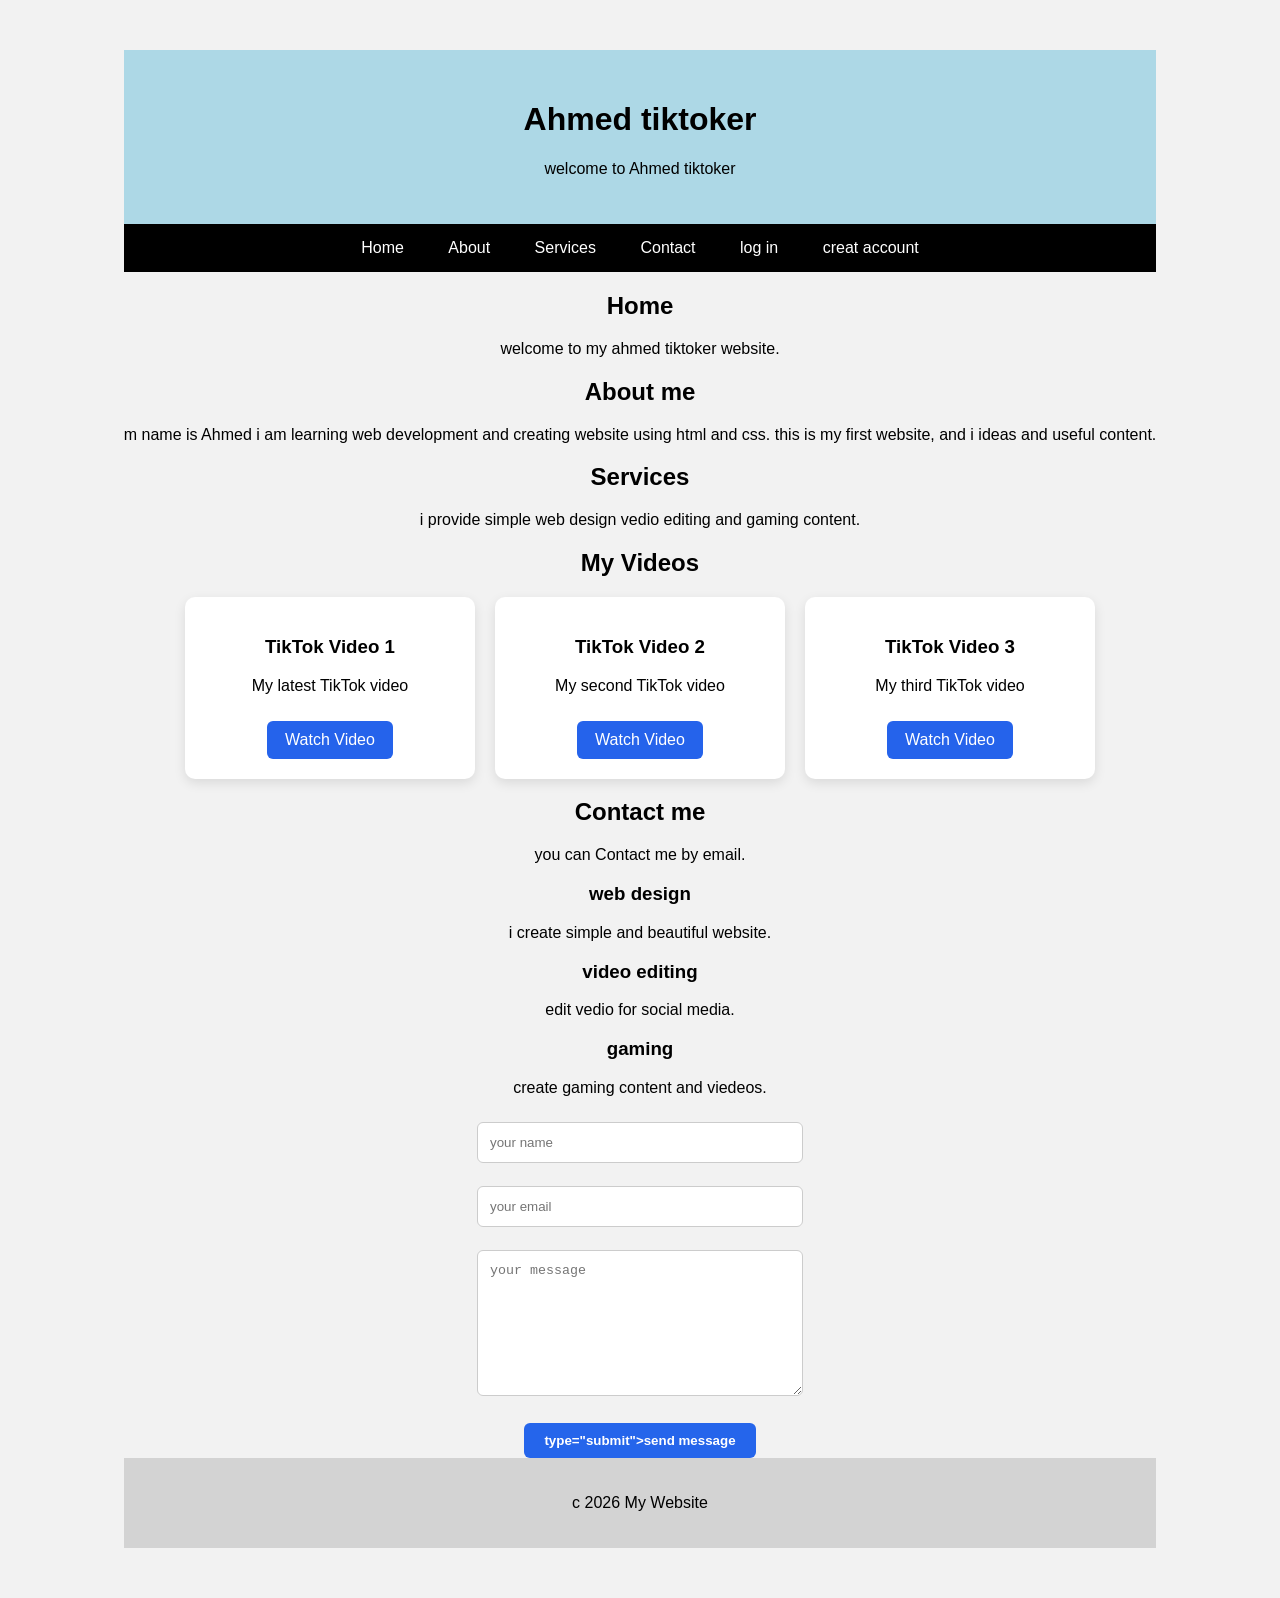
<file: index.html>
<!DOCTYPE html>
<html>
<head>
    <title>Ahmed tiktoker</title>
    <link rel="stylesheet" href="style .css">
</head>
<body>
    <main>

    <header>
        <h1>Ahmed tiktoker</h1>
        <p>welcome to Ahmed tiktoker</p>
    </header>

    <nav>
        <a href="#home">Home</a>
        <a href="#about">About</a>
        <a href="#services">Services</a>
        <a href="#contact">Contact</a>
        <a href="login.html">log in</a>
        <a href="singup2.html">creat account</a>
    </nav>
    

            <section id="home">
        <h2>Home</h2>
        <p>welcome to my ahmed tiktoker website.</p>
        </section>

        <section id="about" class="section">
        <h2>About me</h2>
            <p> m name is Ahmed i am learning web development and creating website using html and css.
                this is my first website, and i ideas and useful content. </p>   
    </section>

        <section id="services" class="section">
            <h2> Services</h2>
            <p>i provide simple web design vedio editing and gaming content.</p>

            </section>

        <section id="videos" class="section">
    <h2>My Videos</h2>

    <div class="video-container">

        <div class="video-card">
            <h3>TikTok Video 1</h3>
            <p>My latest TikTok video</p>
            <a 
                href="YOUR_TIKTOK_LINK_HERE" 
                target="_blank">
                Watch Video
            </a>
        </div>

        <div class="video-card">
            <h3>TikTok Video 2</h3>
            <p>My second TikTok video</p>
            <a 
                href="YOUR_TIKTOK_LINK_HERE" 
                target="_blank">
                Watch Video
            </a>
        </div>

        <div class="video-card">
            <h3>TikTok Video 3</h3>
            <p>My third TikTok video</p>
            <a 
                href="YOUR_TIKTOK_LINK_HERE" 
                target="_blank">
                Watch Video
            </a>
        </div>

    </div>
</section>

                <section id="contact" class="section">
        <h2>Contact me</h2>
        <p>you can Contact me by email. </p>

            </section>
        
        
             <div class="cards">
           
            <div class="card">
                <h3>web design</h3>
                <p>i create simple and beautiful website.</p>
        
            </div>

            <div class="card">
                <h3>video editing</h3>
                <p>edit vedio for social media.</p>
            </div>

            <div class="card">
                <h3>gaming</h3>
                <p> create gaming content and viedeos.</p>
            </div>
        

         <form>
            <input type="text" placeholder="your name">
            <br><br>

            <input type="email" placeholder="your email">
            <br><br>

            <textarea placeholder="your message"></textarea>
            <br><br>

            <button> type="submit">send message</button>
            
             <footer>
        <p>c 2026 My Website</p>
    </footer>
   
    </form>
     </main>
     

</body>
</html>
</file>
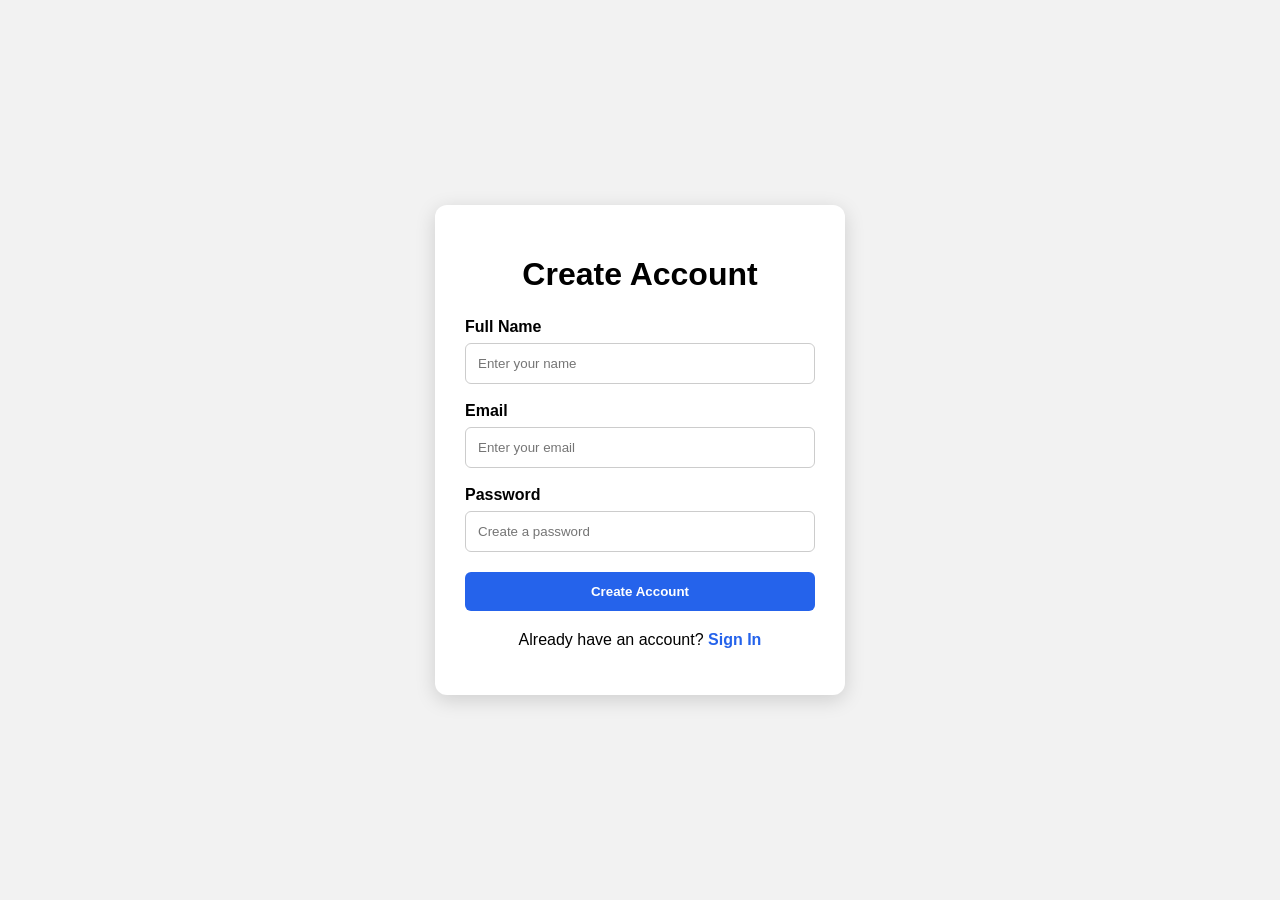
<file: login.html>
<!DOCTYPE html>
<html lang="en">
<head>
    <meta charset="UTF-8">
    <meta name="viewport" content="width=device-width, initial-scale=1.0">
    <title>Create Account</title>
    <link rel="stylesheet" href="style .css">
</head>
<body>
    <div class="login-box">
        <h1>Create Account</h1>
        <form>
    
            <label for="name">Full Name</label>
            <input 
                type="text" 
                id="name" 
                placeholder="Enter your name" 
                required
            >
            <label for="email">Email</label>
            <input 
                type="email" 
                id="email" 
                placeholder="Enter your email" 
                required
            >
            <label for="password">Password</label>
            <input 
                type="password" 
                id="password" 
                placeholder="Create a password" 
                required
            >
            <button type="submit">Create Account</button>
            </form>
            <p>Already have an account? <a href="#">Sign In</a></p>
    </div>
</body>
</html>
</file>
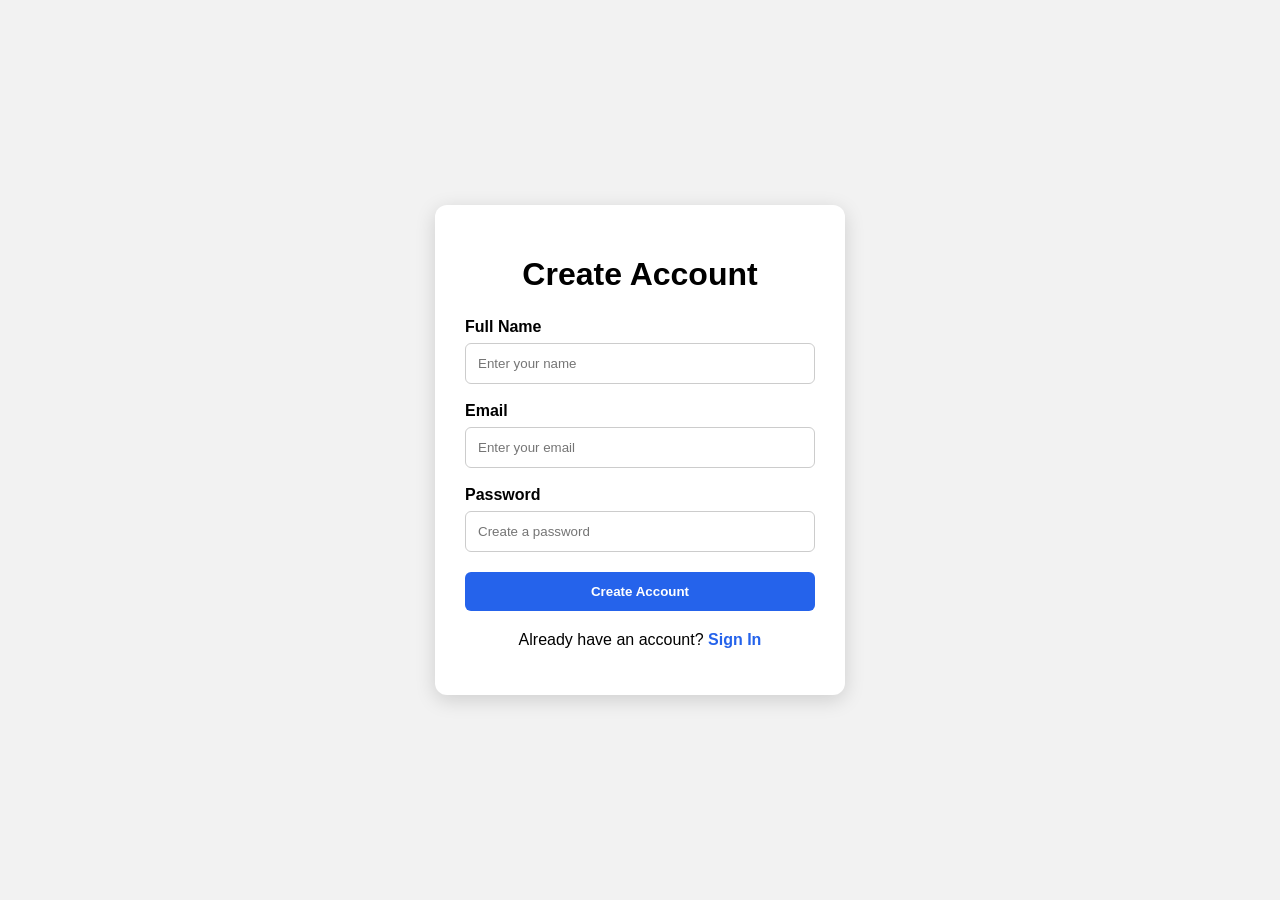
<file: singup2.html>
<!DOCTYPE html>
<html lang="en">
<head>
    <meta charset="UTF-8">
    <meta name="viewport" content="width=device-width, initial-scale=1.0">
    <title>Create Account</title>
    <link rel="stylesheet" href="style .css">
</head>
<body>
    <div class="login-box">
        <h1>Create Account</h1>
        <form>
            <label for="name">Full Name</label>
            <input 
                type="text" 
                id="name" 
                placeholder="Enter your name" 
                required>
            <label for="email">Email</label>
            <input 
                type="email" 
                id="email" 
                placeholder="Enter your email" 
                required>
            <label for="password">Password</label>
            <input 
                type="password" 
                id="password" 
                placeholder="Create a password" 
                required>
            <button type="submit">Create Account</button>

            </form>

            <p>Already have an account? <a href="#">Sign In</a></p>
    </div>
</body>
</html>
</file>
<file: style .css>
body {
    margin: 0;
    font-family: arial,
    sans-serif;
}

header {
    text-align: center;
    padding: 30px;
    background-color: lightblue;
}

nav {
     text-align: center;
    padding: 15px;
    background-color: black;
}

nav a {
    color: white;
    text-decoration: none;
    margin: 20px;
}

main {
    text-align: center;
    padding: 50px;
}

button {
    padding: 10px 20px;
}

footer {
    text-align: center;
    padding: 20px;
    background-color: lightgray;
}

/* contact form*/

form {
    margin-top: 25px;
}

input,
textarea {
    width: 300px;
    padding: 12px;
    margin-bottom: 5px;
    border: 1px solid #ccc;
    border-radius: 6px;
}

textarea {
    height: 120px;
}

button {
    pad: 12px 25px;
    border: none;
    border-radius: 6px;
    background: #2565eb;
    color: white;
    font-weight: bold;
    cursor: pointer;
}

button:hover {
    background: #1e3a8a;
}

body {
    font-family: Arial, sans-serif;
    background: #f2f2f2;
    display: flex;
    justify-content: center;
    align-items: center;
    min-height: 100vh;
    margin: 0;
}

.login-box {
    background: white;
    padding: 30px;
    width: 300px;
    border-radius: 10px;
    box-shadow: 0 0 15px rgba(0, 0, 0, 0.2);
}

.login-box h1 {
    text-align: center;
}

.login-box label {
    display: block;
    margin-top: 15px;
}

.login-box input {
    width: 100%;
    padding: 10px;
    margin-top: 5px;
    box-sizing: border-box;

}

    .login-box button {
    width: 100%;
    padding: 10px;
    margin-top: 20px;
    cursor: pointer;
}

.login-box p {
    text-align: center;
}

.login-box a {
    text-decoration: none;
}

    .login-box {
    width: 350px;
    margin: 80px auto;
    padding: 30px;
    background: white;
    border-radius: 12px;
    box-shadow: 0 5px 20px rgba(0, 0, 0, 0.15);
}

.login-box h1 {
    text-align: center;
    margin-bottom: 25px;
}
    .login-box form { display: block; }

.login-box label {
    display: block;
    margin-bottom: 7px;
    font-weight: bold;
}

.login-box input {
    display: block;
    width: 100%;
    padding: 12px;
    margin-bottom: 18px;
    border: 1px solid #ccc;
    border-radius: 6px;
}
    .login-box button {
    display: block;
    width: 100%;
    padding: 12px;
    border: none;
    border-radius: 6px;
    background: #2563eb;
    color: white;
    font-weight: bold;
    cursor: pointer;
}

.login-box p {
    text-align: center;
    margin-top: 20px;
}

.login-box a {
    color: #2563eb;
    text-decoration: none;
    font-weight: bold;
}

.video-container {
    display: flex;
    gap: 20px;
    justify-content: center;
    flex-wrap: wrap;
}

.video-card {
    width: 250px;
    padding: 20px;
    background: white;
    border-radius: 10px;
    text-align: center;
    box-shadow: 0 4px 12px rgba(0,0,0,0.1);
}

.video-card a {
    display: inline-block;
    margin-top: 10px;
    padding: 10px 18px;
    background: #2563eb;
    color: white;
    text-decoration: none;
    border-radius: 6px;
}
</file>
